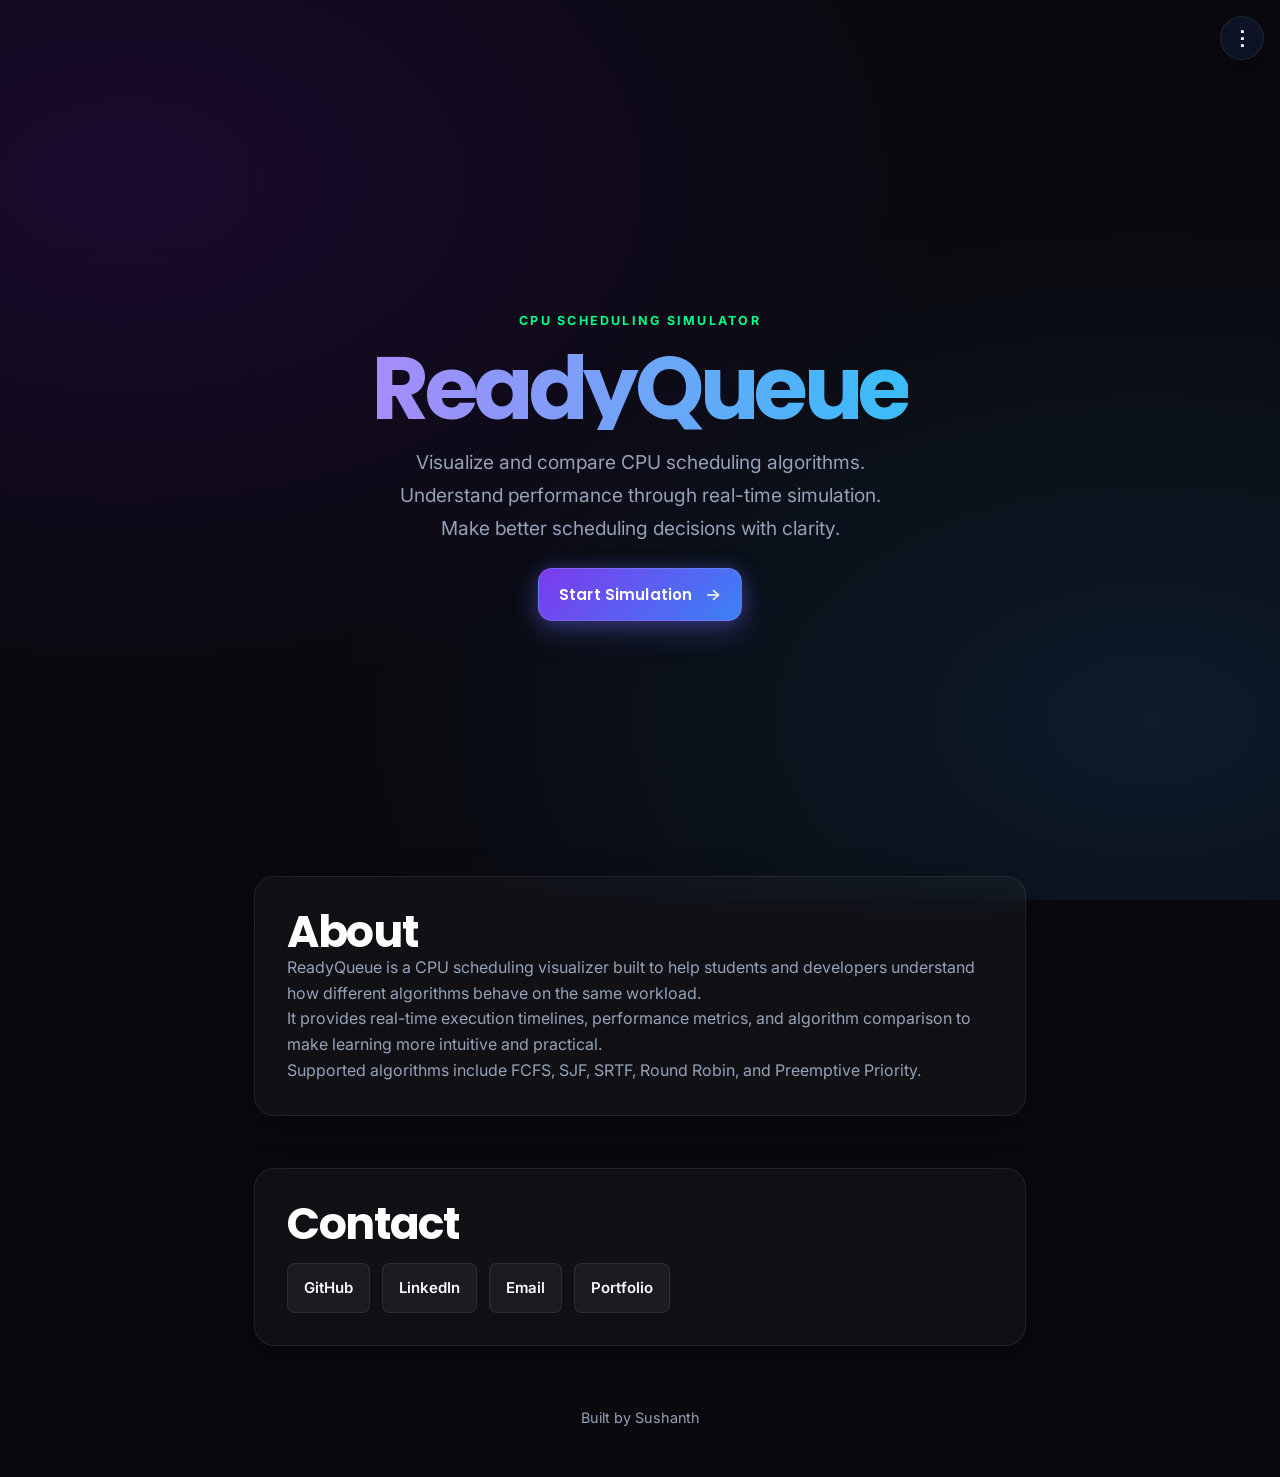
<file: frontend/index.html>
<!DOCTYPE html>
<html lang="en">

<head>
	<meta charset="UTF-8">
	<meta name="viewport" content="width=device-width, initial-scale=1.0">
	<title>ReadyQueue</title>
	<link rel="preconnect" href="https://fonts.googleapis.com">
	<link rel="preconnect" href="https://fonts.gstatic.com" crossorigin>
	<link href="https://fonts.googleapis.com/css2?family=Poppins:wght@400;600;700&family=Inter:wght@400;500&display=swap" rel="stylesheet">
	<link rel="stylesheet" href="style.css">
</head>

<body>
	<div class="section-nav" aria-label="Section navigation">
		<button id="sectionNavToggle" class="section-nav-toggle" type="button" aria-expanded="false"
			aria-controls="sectionNavMenu" aria-label="Open section menu">⋮</button>
		<div id="sectionNavMenu" class="section-nav-menu" hidden>
			<button type="button" class="section-nav-item" data-section-target="home">Home</button>
			<button type="button" class="section-nav-item" data-section-target="about">About</button>
			<button type="button" class="section-nav-item" data-section-target="contact">Contact</button>
		</div>
	</div>

	<main class="landing-shell">
		<section id="home" class="landing-hero reveal-section">
			<p class="section-kicker">CPU Scheduling Simulator</p>
			<h1>ReadyQueue</h1>
			<p class="landing-subtitle">Visualize and compare CPU scheduling algorithms.
				Understand performance through real-time simulation.
				Make better scheduling decisions with clarity.</p>
			<div class="landing-actions">
				<a class="btn-primary landing-start" href="simulator.html">
					<span class="landing-start-label">Start Simulation</span>
					<span class="landing-start-icon" aria-hidden="true">
						<svg width="18" height="18" viewBox="0 0 24 24" fill="none" stroke="currentColor"
							stroke-width="2" stroke-linecap="round" stroke-linejoin="round">
							<path d="M5 12h13"></path>
							<path d="M13 6l7 6-7 6"></path>
						</svg>
					</span>
				</a>
			</div>
		</section>

		<section id="about" class="page-section reveal-section">
			<div class="info-panel">
				<h2>About</h2>
				<p>ReadyQueue is a CPU scheduling visualizer built to help students and developers understand how different algorithms behave on the same workload.</p>
				<p>It provides real-time execution timelines, performance metrics, and algorithm comparison to make learning more intuitive and practical.</p>
				<p>Supported algorithms include FCFS, SJF, SRTF, Round Robin, and Preemptive Priority.</p>
			</div>
		</section>

		<section id="contact" class="page-section reveal-section">
			<div class="info-panel">
				<h2>Contact</h2>
				<div class="contact-links">
					<a href="https://github.com/sushxnth17" target="_blank" rel="noreferrer">GitHub</a>
					<a href="https://www.linkedin.com/in/sushanth17/" target="_blank" rel="noreferrer">LinkedIn</a>
					<a href="mailto:sushanth0951s@gmail.com">Email</a>
					<a href="https://sushanth17.vercel.app" target="_blank" rel="noreferrer">Portfolio</a>
				</div>
			</div>
		</section>
		<div class="footer-credit">Built by Sushanth</div>
	</main>
	<script src="landing.js"></script>
</body>

</html>
</file>
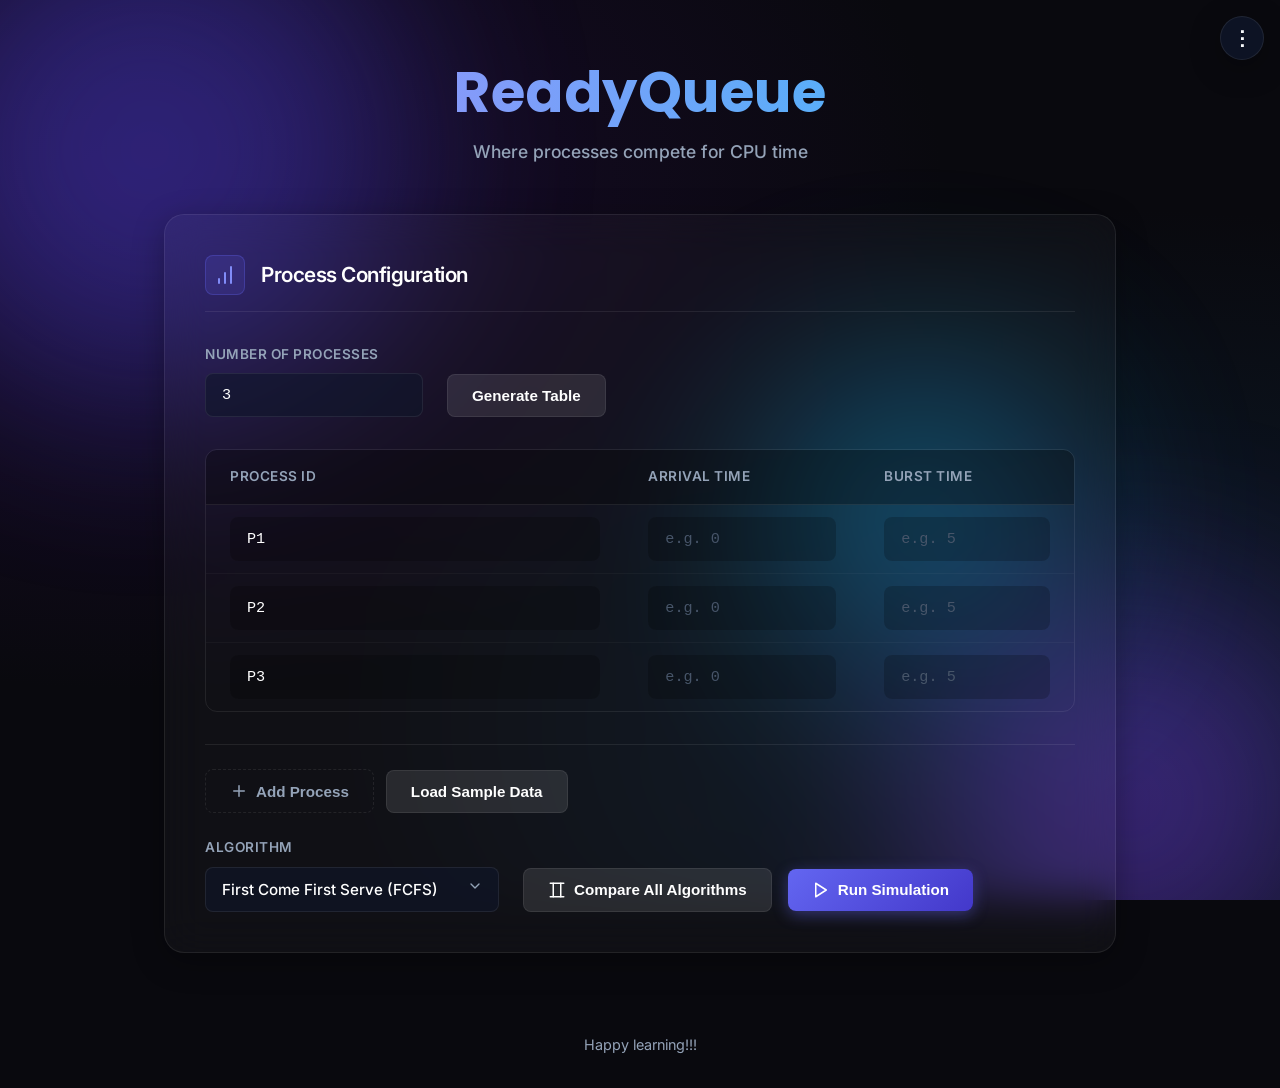
<file: frontend/simulator.html>
<!DOCTYPE html>
<html lang="en">

<head>
	<meta charset="UTF-8">
	<meta name="viewport" content="width=device-width, initial-scale=1.0">
	<title>ReadyQueue | CPU Scheduling Simulator</title>
	<link rel="preconnect" href="https://fonts.googleapis.com">
	<link rel="preconnect" href="https://fonts.gstatic.com" crossorigin>
	<link href="https://fonts.googleapis.com/css2?family=Poppins:wght@400;600;700&family=Inter:wght@400;500&display=swap" rel="stylesheet">
	<link rel="stylesheet" href="style.css">
</head>

<body>
	<div class="section-nav" aria-label="Section navigation">
		<button id="sectionNavToggle" class="section-nav-toggle" type="button" aria-expanded="false"
			aria-controls="sectionNavMenu" aria-label="Open section menu">⋮</button>
		<div id="sectionNavMenu" class="section-nav-menu" hidden>
			<button type="button" class="section-nav-item" data-section-href="index.html">Home</button>
			<button type="button" class="section-nav-item" data-section-href="index.html#about">About</button>
			<button type="button" class="section-nav-item" data-section-href="index.html#contact">Contact</button>
		</div>
	</div>

	<div class="background-effects">
		<div class="glow-orb orb-1"></div>
		<div class="glow-orb orb-2"></div>
		<div class="glow-orb orb-3"></div>
	</div>

	<div class="main-container">
		<header class="fade-in">
			<h1>ReadyQueue</h1>
			<p>Where processes compete for CPU time</p>
		</header>

		<main>
			<section aria-labelledby="process-input-heading" class="glass-card fade-in stagger-1">
				<div class="card-header">
					<div class="icon-box">
						<svg width="24" height="24" viewBox="0 0 24 24" fill="none" stroke="currentColor"
							stroke-width="2" stroke-linecap="round" stroke-linejoin="round">
							<path d="M12 20V10"></path>
							<path d="M18 20V4"></path>
							<path d="M6 20v-4"></path>
						</svg>
					</div>
					<h2 id="process-input-heading">Process Configuration</h2>
				</div>

				<div class="input-controls-top">
					<div class="input-group">
						<label for="processCount">Number of Processes</label>
						<div class="input-wrapper">
							<input id="processCount" type="number" name="processCount" value="3" min="1" step="1"
								aria-label="Number of Processes">
						</div>
					</div>
					<button id="generateTableBtn" class="btn-secondary" type="button">Generate Table</button>
				</div>

				<div class="table-container">
					<table id="processTable">
						<thead>
							<tr>
								<th scope="col">Process ID</th>
								<th scope="col">Arrival Time</th>
								<th scope="col">Burst Time</th>
								<th scope="col" class="priorityColumnHeader">Priority</th>
							</tr>
						</thead>
						<tbody>
							<tr>
								<td><input type="text" name="processId[]" aria-label="Process ID"></td>
								<td><input type="number" name="arrivalTime[]" min="0" max="1000" aria-label="Arrival Time" placeholder="e.g. 0"></td>
								<td><input type="number" name="burstTime[]" min="1" max="1000" aria-label="Burst Time" placeholder="e.g. 5"></td>
								<td class="priorityColumnCell"><input type="number" name="priority[]" aria-label="Priority" placeholder="e.g. 1"></td>
							</tr>
						</tbody>
					</table>
				</div>

				<div class="bottom-controls">
					<div class="left-actions">
						<button id="addProcessBtn" class="btn-outline" type="button">
							<svg width="18" height="18" viewBox="0 0 24 24" fill="none" stroke="currentColor"
								stroke-width="2" stroke-linecap="round" stroke-linejoin="round">
								<line x1="12" y1="5" x2="12" y2="19"></line>
								<line x1="5" y1="12" x2="19" y2="12"></line>
							</svg>
							Add Process
						</button>
						<button id="loadSampleBtn" class="btn-secondary" type="button">Load Sample Data</button>
					</div>

					<div class="algo-controls">
						<div class="input-group">
							<label for="algorithm">Algorithm</label>
							<div class="select-wrapper">
								<select id="algorithm" name="algorithm">
									<option value="FCFS">First Come First Serve (FCFS)</option>
									<option value="SJF">Shortest Job First (SJF)</option>
									<option value="SRTF">Shortest Remaining Time (SRTF)</option>
									<option value="Round Robin">Round Robin</option>
									<option value="Preemptive Priority">Preemptive Priority</option>
								</select>
								<div class="select-arrow">
									<svg width="16" height="16" viewBox="0 0 24 24" fill="none" stroke="currentColor"
										stroke-width="2" stroke-linecap="round" stroke-linejoin="round">
										<polyline points="6 9 12 15 18 9"></polyline>
									</svg>
								</div>
							</div>
						</div>

						<div id="timeQuantumGroup" class="input-group">
							<label for="timeQuantum">Time Quantum</label>
							<div class="input-wrapper">
								<input id="timeQuantum" type="number" name="timeQuantum" min="1" step="1" aria-label="Time Quantum">
							</div>
						</div>

						<div class="action-buttons">
							<button id="compareBtn" class="btn-secondary" type="button">
								<svg width="18" height="18" viewBox="0 0 24 24" fill="none" stroke="currentColor"
									stroke-width="2" stroke-linecap="round" stroke-linejoin="round">
									<path d="M3 3h18"></path>
									<path d="M3 21h18"></path>
									<path d="M7 3v18"></path>
									<path d="M17 3v18"></path>
								</svg>
								Compare All Algorithms
							</button>

							<button id="runBtn" class="btn-primary" type="button">
								<svg width="18" height="18" viewBox="0 0 24 24" fill="none" stroke="currentColor"
									stroke-width="2" stroke-linecap="round" stroke-linejoin="round">
									<polygon points="5 3 19 12 5 21 5 3"></polygon>
								</svg>
								Run Simulation
							</button>
						</div>
					</div>
				</div>
			</section>

			<section aria-labelledby="gantt-heading" id="ganttSection" class="glass-card fade-in stagger-2" style="display: none;">
				<div class="card-header">
					<div class="icon-box neon-green">
						<svg width="24" height="24" viewBox="0 0 24 24" fill="none" stroke="currentColor"
							stroke-width="2" stroke-linecap="round" stroke-linejoin="round">
							<polyline points="22 12 18 12 15 21 9 3 6 12 2 12"></polyline>
						</svg>
					</div>
					<h2 id="gantt-heading">Execution Timeline</h2>
				</div>
				<div id="ganttChart"></div>
			</section>

			<div id="resultsSection" class="results-section fade-in stagger-3" style="display: none;">
				<!-- Process rendered dynamically by JS -->
			</div>
		</main>
	</div>

	<footer>
		<p>Happy learning!!!</p>
	</footer>

	<script src="landing.js"></script>
	<script src="script.js"></script>
</body>

</html>
</file>
<file: frontend/style.css>
/* Premium Modern CPU Scheduling UI Styles */

:root {
	--bg-dark: #09090e;
	--bg-purple: #1a0b2e;
	--bg-blue: #0d1b2a;
	--text-main: #f8fafc;
	--text-muted: #94a3b8;
	--error: #fb7185;
	--error-border: rgba(251, 113, 133, 0.8);
	--error-bg: rgba(127, 29, 29, 0.28);
	--error-glow: rgba(251, 113, 133, 0.28);
	
	--primary: #6366f1;
	--primary-hover: #818cf8;
	--primary-glow: rgba(99, 102, 241, 0.4);
	
	--success: #00ff88;
	--success-glow: rgba(0, 255, 136, 0.4);
	
	--glass-bg: rgba(255, 255, 255, 0.03);
	--glass-border: rgba(255, 255, 255, 0.08);
	--glass-highlight: rgba(255, 255, 255, 0.12);
	
	--border-radius-lg: 20px;
	--border-radius-md: 12px;
	--border-radius-sm: 8px;
	
	--shadow-soft: 0 8px 32px 0 rgba(0, 0, 0, 0.3);
}

* {
	margin: 0;
	padding: 0;
	box-sizing: border-box;
}

body {
	background-color: var(--bg-dark);
	background-image: 
		radial-gradient(ellipse at 10% 20%, var(--bg-purple) 0%, transparent 50%),
		radial-gradient(ellipse at 90% 80%, var(--bg-blue) 0%, transparent 50%);
	background-attachment: fixed;
	color: var(--text-main);
	font-family: 'Inter', sans-serif;
	font-size: 15px;
	line-height: 1.6;
	min-height: 100vh;
	position: relative;
	overflow-x: hidden;
}

#cpu {
	display: block;
	position: relative;
}

.section-nav {
	position: fixed;
	top: 1rem;
	right: 1rem;
	z-index: 50;
	display: flex;
	flex-direction: column;
	align-items: flex-end;
	gap: 0.5rem;
	max-width: calc(100vw - 2rem);
}

.section-nav-toggle {
	width: 44px;
	height: 44px;
	padding: 0;
	border-radius: 999px;
	font-size: 1.25rem;
	line-height: 1;
	background: rgba(15, 23, 42, 0.82);
	border: 1px solid var(--glass-border);
	color: var(--text-main);
	backdrop-filter: blur(14px);
	-webkit-backdrop-filter: blur(14px);
	box-shadow: var(--shadow-soft);
}

.section-nav-toggle:hover {
	background: rgba(15, 23, 42, 0.94);
	border-color: rgba(255, 255, 255, 0.18);
}

.section-nav-menu {
	min-width: 190px;
	padding: 0.5rem;
	border-radius: 14px;
	background: rgba(8, 12, 22, 0.96);
	border: 1px solid var(--glass-border);
	box-shadow: var(--shadow-soft);
	backdrop-filter: blur(16px);
	-webkit-backdrop-filter: blur(16px);
	display: flex;
	flex-direction: column;
	gap: 0.25rem;
}

.section-nav-menu[hidden] {
	display: none;
}

.section-nav-item {
	width: 100%;
	justify-content: flex-start;
	padding: 0.8rem 0.95rem;
	border-radius: 10px;
	border: 0;
	background: transparent;
	color: var(--text-main);
	font-size: 0.95rem;
	font-weight: 600;
	text-align: left;
	box-shadow: none;
	min-height: 0;
	backdrop-filter: none;
	-webkit-backdrop-filter: none;
}

.section-nav-item:hover {
	background: rgba(255, 255, 255, 0.07);
	transform: none;
	box-shadow: none;
}

.page-section {
	width: 100%;
	max-width: 1000px;
	margin: 0 auto 1.75rem;
	padding: 0 1.5rem;
	scroll-margin-top: 1rem;
}

.landing-shell {
	min-height: 100vh;
	display: flex;
	flex-direction: column;
	justify-content: center;
	gap: 1.5rem;
	padding: 5rem 1.5rem 3rem;
	max-width: 1000px;
	margin: 0 auto;
	position: relative;
	z-index: 10;
}

.landing-hero {
	display: flex;
	flex-direction: column;
	align-items: center;
	justify-content: center;
	text-align: center;
	min-height: calc(100vh - 8rem);
	padding: 2rem 1rem;
	gap: 1rem;
}

.landing-hero h1 {
	font-family: 'Poppins', sans-serif;
	font-size: clamp(3rem, 10vw, 5.5rem);
	line-height: 0.95;
	letter-spacing: -0.05em;
	background: linear-gradient(90deg, #a78bfa, #38bdf8);
	background-clip: text;
	color: transparent;
	-webkit-background-clip: text;
	-webkit-text-fill-color: transparent;
}

.landing-subtitle {
	max-width: 38rem;
	white-space: pre-line;
	font-size: clamp(1rem, 2.8vw, 1.2rem);
	line-height: 1.7;
	color: var(--text-muted);
}

.landing-actions {
	display: flex;
	justify-content: center;
	margin-top: 0.5rem;
}

.landing-actions .landing-start {
	display: inline-flex;
	align-items: center;
	justify-content: center;
	gap: 0.7rem;
	padding: 0.85rem 1.25rem;
	text-decoration: none;
	border-radius: 14px;
	border: 1px solid rgba(167, 139, 250, 0.35);
	background: linear-gradient(135deg, #7c3aed 0%, #3b82f6 100%);
	font-family: 'Poppins', sans-serif;
	font-weight: 600;
	letter-spacing: 0.01em;
	box-shadow: 0 10px 28px rgba(99, 102, 241, 0.32), 0 0 18px rgba(99, 102, 241, 0.26);
	position: relative;
	overflow: hidden;
	transition: all 0.3s ease;
}

.landing-actions .landing-start::after {
	content: '';
	position: absolute;
	inset: 0;
	background: linear-gradient(120deg, transparent 0%, rgba(255, 255, 255, 0.18) 48%, transparent 100%);
	transform: translateX(-120%);
	transition: transform 0.45s ease, opacity 0.3s ease;
	pointer-events: none;
	opacity: 0.8;
}

.landing-actions .landing-start:hover::after {
	transform: translateX(120%);
}

.landing-actions .landing-start:hover {
	transform: scale(1.05);
	box-shadow: 0 14px 34px rgba(99, 102, 241, 0.42), 0 0 24px rgba(99, 102, 241, 0.4);
}

.landing-actions .landing-start:active {
	transform: scale(0.97);
	box-shadow: 0 8px 20px rgba(99, 102, 241, 0.28), 0 0 14px rgba(99, 102, 241, 0.24);
}

.landing-actions .landing-start-icon {
	display: inline-flex;
	align-items: center;
	justify-content: center;
	width: 1.1rem;
	height: 1.1rem;
	transition: transform 0.3s ease;
}

.landing-actions .landing-start-label {
	position: relative;
	z-index: 1;
}

.landing-actions .landing-start-icon svg {
	position: relative;
	z-index: 1;
}

.landing-actions .landing-start:hover .landing-start-icon {
	transform: translateX(4px);
}

.landing-shell .page-section {
	max-width: 820px;
}

.reveal-section {
	opacity: 0;
	transform: translateY(20px);
	transition: opacity 0.5s ease, transform 0.5s ease;
}

.reveal-section.is-visible {
	opacity: 1;
	transform: translateY(0);
}

.home-panel,
.info-panel {
	background: var(--glass-bg);
	border: 1px solid var(--glass-border);
	border-radius: var(--border-radius-lg);
	padding: clamp(1.25rem, 3vw, 2rem);
	box-shadow: var(--shadow-soft);
	backdrop-filter: blur(20px);
	-webkit-backdrop-filter: blur(20px);
}

.home-panel {
	display: flex;
	flex-direction: column;
	align-items: flex-start;
	gap: 0.8rem;
}

.home-panel h2,
.info-panel h2 {
	font-family: 'Poppins', sans-serif;
	font-size: clamp(1.8rem, 5vw, 2.75rem);
	line-height: 1.05;
	letter-spacing: -0.03em;
	color: #fff;
}

.home-panel p,
.info-panel p {
	color: var(--text-muted);
	font-size: 1rem;
}

.section-kicker {
	font-size: 0.78rem;
	font-weight: 700;
	text-transform: uppercase;
	letter-spacing: 0.18em;
	color: var(--success);
}

.home-panel .btn-primary {
	margin-top: 0.35rem;
}

.contact-links {
	display: flex;
	flex-wrap: wrap;
	gap: 0.75rem;
	margin-top: 1rem;
}

.contact-links a {
	display: inline-flex;
	align-items: center;
	justify-content: center;
	padding: 0.75rem 1rem;
	border-radius: var(--border-radius-sm);
	border: 1px solid var(--glass-border);
	background: rgba(255, 255, 255, 0.05);
	color: var(--text-main);
	text-decoration: none;
	font-weight: 600;
	transition: background 0.2s ease, border-color 0.2s ease, transform 0.2s ease;
}

.contact-links a:hover {
	background: rgba(255, 255, 255, 0.09);
	border-color: rgba(255, 255, 255, 0.2);
	transform: translateY(-1px);
}

.contact-links a:focus-visible,
.section-nav-toggle:focus-visible,
.section-nav-item:focus-visible,
.home-panel .btn-primary:focus-visible {
	outline: 2px solid var(--primary-hover);
	outline-offset: 2px;
}

/* Background Effects */
.background-effects {
	position: fixed;
	top: 0; left: 0; right: 0; bottom: 0;
	z-index: -1;
	pointer-events: none;
	overflow: hidden;
}

.glow-orb {
	position: absolute;
	border-radius: 50%;
	filter: blur(100px);
	opacity: 0.4;
	animation: float 20s infinite alternate ease-in-out;
}

.orb-1 {
	width: 500px; height: 500px;
	background: #4f46e5;
	top: -100px; left: -100px;
}
.orb-2 {
	width: 400px; height: 400px;
	background: #7c3aed;
	bottom: -100px; right: -50px;
	animation-delay: -5s;
}
.orb-3 {
	width: 300px; height: 300px;
	background: #0ea5e9;
	top: 40%; left: 60%;
	animation-duration: 25s;
}

@keyframes float {
	0% { transform: translate(0, 0); }
	100% { transform: translate(50px, 50px); }
}

.main-container {
	max-width: 1000px;
	margin: 0 auto;
	padding: 3rem 1.5rem;
	position: relative;
	z-index: 10;
}

/* Typography & Headers */
header {
	text-align: center;
	margin-bottom: 3rem;
}

header h1 {
	font-family: 'Poppins', sans-serif;
	font-size: 3.5rem;
	font-weight: 700;
	letter-spacing: 0.5px;

	background: linear-gradient(90deg, #a78bfa, #38bdf8);

	/* Standard */
	background-clip: text;
	color: transparent;

	/* For Chrome/Safari */
	-webkit-background-clip: text;
	-webkit-text-fill-color: transparent;
}
header p {
	font-size: 1.1rem;
	color: var(--text-muted);
	font-weight: 500;
}

.icon-box {
	display: inline-flex;
	align-items: center;
	justify-content: center;
	width: 40px; height: 40px;
	border-radius: var(--border-radius-sm);
	background: rgba(99, 102, 241, 0.15);
	color: var(--primary-hover);
	border: 1px solid rgba(99, 102, 241, 0.3);
}
.icon-box.neon-green {
	background: rgba(0, 255, 136, 0.1);
	color: var(--success);
	border-color: rgba(0, 255, 136, 0.3);
}

.card-header {
	display: flex;
	align-items: center;
	gap: 1rem;
	margin-bottom: 2rem;
	border-bottom: 1px solid var(--glass-border);
	padding-bottom: 1rem;
}

.card-header h2 {
	font-size: 1.3rem;
	font-weight: 600;
	color: #fff;
	letter-spacing: -0.5px;
}

/* Glass Cards */
.glass-card {
	background: var(--glass-bg);
	backdrop-filter: blur(20px);
	-webkit-backdrop-filter: blur(20px);
	border: 1px solid var(--glass-border);
	border-radius: var(--border-radius-lg);
	padding: 2.5rem;
	margin-bottom: 2rem;
	box-shadow: var(--shadow-soft);
	transition: transform 0.3s ease, box-shadow 0.3s ease;
}

.glass-card:hover {
	box-shadow: 0 12px 40px 0 rgba(0,0,0,0.4);
	border-color: var(--glass-highlight);
}

/* Inputs & Form Elements */
.input-group {
	display: flex;
	flex-direction: column;
	gap: 0.5rem;
}
.input-group label {
	font-size: 0.85rem;
	font-weight: 600;
	color: var(--text-muted);
	text-transform: uppercase;
	letter-spacing: 0.5px;
}
.input-group.inline {
	flex-direction: row;
	align-items: center;
	gap: 1rem;
}

input[type="text"],
input[type="number"] {
	width: 100%;
	padding: 0.75rem 1rem;
	background: rgba(15, 23, 42, 0.6);
	border: 1px solid var(--glass-border);
	color: #fff;
	border-radius: var(--border-radius-sm);
	font-size: 0.95rem;
	font-family: 'JetBrains Mono', monospace;
	transition: all 0.2s ease;
	outline: none;
}

input[type="text"]:focus,
input[type="number"]:focus {
	border-color: var(--primary);
	background: rgba(15, 23, 42, 0.8);
	box-shadow: 0 0 0 3px var(--primary-glow);
}

input.input-invalid {
	border-color: var(--error-border) !important;
	background: var(--error-bg);
	box-shadow: 0 0 0 2px var(--error-glow);
}

input.input-invalid:focus {
	border-color: var(--error-border) !important;
	box-shadow: 0 0 0 3px var(--error-glow);
}

input::placeholder { color: #475569; }

/* Hide Number Input Spinners */
input[type="number"]::-webkit-outer-spin-button,
input[type="number"]::-webkit-inner-spin-button {
	-webkit-appearance: none;
	margin: 0;
}
input[type="number"] { -moz-appearance: textfield; appearance: textfield; }

/* Custom Select */
.select-wrapper {
	position: relative;
	min-width: 280px;
}
select {
	width: 100%;
	padding: 0.75rem 1rem;
	padding-right: 2.5rem;
	background: rgba(15, 23, 42, 0.6);
	border: 1px solid var(--glass-border);
	color: #fff;
	border-radius: var(--border-radius-sm);
	font-size: 0.95rem;
	font-family: inherit;
	font-weight: 500;
	cursor: pointer;
	outline: none;
	appearance: none;
	transition: all 0.2s ease;
}
select:focus {
	border-color: var(--primary);
	box-shadow: 0 0 0 3px var(--primary-glow);
}
select option {
	background-color: #1e293b;
	color: #fff;
}
.select-arrow {
	position: absolute;
	right: 1rem;
	top: 50%;
	transform: translateY(-50%);
	pointer-events: none;
	color: var(--text-muted);
}

/* Layout Controls */
.input-controls-top {
	display: flex;
	align-items: flex-end;
	gap: 1.5rem;
	margin-bottom: 2rem;
}
.bottom-controls {
	display: flex;
	justify-content: space-between;
	align-items: center;
	margin-top: 2rem;
	padding-top: 1.5rem;
	border-top: 1px solid var(--glass-border);
	flex-wrap: wrap;
	gap: 1.5rem;
}
.left-actions {
	display: flex;
	align-items: center;
	gap: 0.75rem;
	flex-wrap: wrap;
}
.algo-controls {
	display: flex;
	align-items: flex-end;
	gap: 1.5rem;
	flex-wrap: wrap;
}
.action-buttons {
	display: flex;
	align-items: center;
	gap: 1rem;
	flex-wrap: wrap;
}
#timeQuantumGroup {
	display: none; /* Controlled by JS */
}

/* Buttons */
button {
	display: inline-flex;
	align-items: center;
	justify-content: center;
	gap: 0.5rem;
	padding: 0.75rem 1.5rem;
	border-radius: var(--border-radius-sm);
	font-size: 0.95rem;
	font-weight: 600;
	cursor: pointer;
	transition: all 0.3s cubic-bezier(0.4, 0, 0.2, 1);
	border: none;
}
.btn-primary {
	background: linear-gradient(135deg, var(--primary), #4338ca);
	color: white;
	box-shadow: 0 4px 15px var(--primary-glow);
}
.btn-primary:hover {
	transform: translateY(-2px);
	box-shadow: 0 6px 20px rgba(99, 102, 241, 0.6);
	background: linear-gradient(135deg, #7073f3, #4f46e5);
}
.btn-primary:active { transform: translateY(1px); }

.btn-primary.is-loading {
	opacity: 0.92;
	cursor: wait;
	pointer-events: none;
}

.btn-primary .btn-spinner {
	display: none;
	width: 0.9rem;
	height: 0.9rem;
	border-radius: 50%;
	border: 2px solid rgba(255, 255, 255, 0.35);
	border-top-color: rgba(255, 255, 255, 0.95);
	animation: button-spin 1.15s linear infinite;
	margin-right: 0.1rem;
}

.btn-primary.is-loading .btn-spinner {
	display: inline-block;
}

.btn-primary.is-loading svg {
	display: none;
}

@keyframes button-spin {
	from { transform: rotate(0deg); }
	to { transform: rotate(360deg); }
}

.btn-secondary {
	background: rgba(255, 255, 255, 0.1);
	color: #fff;
	border: 1px solid var(--glass-border);
}
.btn-secondary:hover {
	background: rgba(255, 255, 255, 0.15);
	border-color: rgba(255, 255, 255, 0.3);
}

.btn-outline {
	background: transparent;
	color: var(--text-muted);
	border: 1px dashed var(--glass-border);
}
.btn-outline:hover {
	color: #fff;
	border-color: var(--text-muted);
	background: rgba(255, 255, 255, 0.05);
}

/* Table Design */
.table-container {
	border-radius: var(--border-radius-md);
	border: 1px solid var(--glass-border);
	overflow: hidden;
}
table {
	width: 100%;
	border-collapse: collapse;
}
thead {
	background: rgba(0, 0, 0, 0.3);
}
th {
	padding: 1rem 1.5rem;
	text-align: left;
	font-weight: 600;
	font-size: 0.85rem;
	text-transform: uppercase;
	letter-spacing: 0.5px;
	color: var(--text-muted);
	border-bottom: 1px solid var(--glass-border);
}
td {
	padding: 0.75rem 1.5rem;
	border-bottom: 1px solid rgba(255, 255, 255, 0.03);
}
tbody tr:last-child td { border-bottom: none; }
tbody tr { transition: background 0.2s ease; }
tbody tr:hover { background: rgba(255, 255, 255, 0.02); }

/* Remove extra margins on inputs inside table */
td input[type="text"], td input[type="number"] {
	background: rgba(0,0,0,0.2);
	border-color: transparent;
}
td input[type="text"]:focus, td input[type="number"]:focus {
	background: rgba(15, 23, 42, 0.8);
	border-color: var(--primary);
}

.field-error {
	display: block;
	margin-top: 0.35rem;
	font-size: 0.72rem;
	line-height: 1.3;
	font-weight: 600;
	letter-spacing: 0.01em;
	color: #fda4af;
}

.validation-banner {
	display: none;
	margin-top: 1rem;
	padding: 0.7rem 0.95rem;
	border-radius: var(--border-radius-sm);
	border: 1px solid rgba(251, 113, 133, 0.45);
	background: rgba(127, 29, 29, 0.26);
	color: #fecdd3;
	font-size: 0.83rem;
	font-weight: 600;
	letter-spacing: 0.01em;
}

.validation-banner.visible {
	display: block;
}

/* Gantt Chart */
#ganttChart {
	margin-top: 1rem;
	overflow-x: auto;
	padding-bottom: 1rem;
}
.ganttTimeline {
	display: flex;
	flex-direction: column;
	gap: 2rem;
	position: relative;
}
.ganttBlocksContainer {
	position: relative;
	display: flex;
	height: 80px;
	background: rgba(0, 0, 0, 0.2);
	border-radius: var(--border-radius-sm);
	border: 1px solid var(--glass-border);
	box-shadow: inset 0 2px 10px rgba(0,0,0,0.5);
	align-items: center;
	overflow: visible;
}

/* Time Cursor - Neon Green Glow */
.timeCursor {
	position: absolute;
	top: -5px;
	left: 0;
	width: 2px;
	height: calc(100% + 10px);
	background-color: var(--success);
	box-shadow: 0 0 10px var(--success-glow), 0 0 20px var(--success-glow);
	z-index: 20;
	pointer-events: none;
}
.timeCursor::before {
	content: attr(data-time);
	position: absolute;
	top: -30px;
	left: -15px;
	background-color: var(--success);
	color: #000;
	padding: 4px 8px;
	border-radius: 4px;
	font-size: 0.75rem;
	font-family: 'JetBrains Mono', monospace;
	font-weight: 800;
}
.timeCursor::after {
	content: '';
	position: absolute;
	top: 0;
	left: -4px;
	width: 10px;
	height: 10px;
	background-color: var(--success);
	border-radius: 50%;
	box-shadow: 0 0 10px var(--success-glow);
}

/* Gantt Blocks */
.ganttBlock {
	display: flex;
	align-items: center;
	justify-content: center;
	color: #fff;
	font-family: 'JetBrains Mono', monospace;
	font-weight: 800;
	font-size: 1rem;
	transition: filter 0.3s, transform 0.2s cubic-bezier(0.4, 0, 0.2, 1);
	cursor: pointer;
	border-right: 1px solid rgba(0, 0, 0, 0.5);
	flex-shrink: 0;
	text-shadow: 0 1px 3px rgba(0, 0, 0, 0.5);
	position: relative;
	min-height: 100%;
	z-index: 1;
}
.ganttBlock:last-child { border-right: none; }
.ganttBlock:hover {
	filter: brightness(1.2);
	transform: scaleY(1.1);
	z-index: 10;
	border-radius: 4px;
	box-shadow: 0 0 15px rgba(255,255,255,0.2);
}
.ganttBlock.active {
	filter: brightness(1.3);
	box-shadow: inset 0 0 0 2px rgba(255,255,255,0.5), 0 0 15px rgba(255,255,255,0.2);
	z-index: 5;
}

/* Vivid Gradients for Blocks */
.ganttBlock.color-0 { background: linear-gradient(135deg, #4f46e5, #3730a3); }
.ganttBlock.color-1 { background: linear-gradient(135deg, #ec4899, #be185d); }
.ganttBlock.color-2 { background: linear-gradient(135deg, #10b981, #047857); }
.ganttBlock.color-3 { background: linear-gradient(135deg, #f59e0b, #b45309); }
.ganttBlock.color-4 { background: linear-gradient(135deg, #3b82f6, #1d4ed8); }
.ganttBlock.color-5 { background: linear-gradient(135deg, #8b5cf6, #6d28d9); }
.ganttBlock.color-6 { background: linear-gradient(135deg, #14b8a6, #0f766e); }
.ganttBlock.color-7 { background: linear-gradient(135deg, #ef4444, #b91c1c); }

/* Time Scale */
.ganttTimeScale {
	position: relative;
	display: flex;
	height: 30px;
	border-top: 1px dashed var(--glass-border);
	padding-top: 0.5rem;
}
.ganttTimeMarker {
	position: absolute;
	font-family: 'JetBrains Mono', monospace;
	font-size: 0.8rem;
	color: var(--text-muted);
	transform: translateX(-50%);
	transition: color 0.2s ease, opacity 0.2s ease;
}
.ganttTimeMarker.active {
	color: var(--success);
	font-weight: 700;
	text-shadow: 0 0 8px var(--success-glow);
}

/* Results Section Updates */
.results-section h2 { margin-top: 0; margin-bottom: 1.5rem; font-size: 1.3rem;}
.resultsTable { width: 100%; margin-bottom: 2rem; border-radius: var(--border-radius-md); overflow: hidden; border: 1px solid var(--glass-border); background: rgba(0,0,0,0.2); }
.resultsTable th, .resultsTable td { text-align: center; }
.comparison-card {
	background: linear-gradient(180deg, rgba(255, 255, 255, 0.04), rgba(255, 255, 255, 0.02));
	border: 1px solid rgba(255, 255, 255, 0.1);
	border-radius: var(--border-radius-lg);
	padding: 1.5rem;
	box-shadow: var(--shadow-soft);
	animation: fadeInUp 0.6s cubic-bezier(0.16, 1, 0.3, 1) both;
}
.comparison-card__summary {
	display: flex;
	flex-wrap: wrap;
	justify-content: space-between;
	gap: 1rem;
	margin-bottom: 1.25rem;
	padding: 1rem 1.25rem;
	border-radius: var(--border-radius-md);
	background: rgba(99, 102, 241, 0.12);
	border: 1px solid rgba(99, 102, 241, 0.22);
}
.comparison-card__summary strong {
	color: #fff;
	font-weight: 700;
}
.table-wrapper {
	width: 100%;
	overflow-x: auto;
	overflow-y: hidden;
	-webkit-overflow-scrolling: touch;
}
.comparisonTable {
	width: 100%;
	min-width: 600px;
	border-collapse: collapse;
	overflow: hidden;
	border-radius: var(--border-radius-md);
	border: 1px solid var(--glass-border);
	background: rgba(0, 0, 0, 0.22);
}
.comparisonTable th,
.comparisonTable td {
	text-align: center;
	padding: 1rem 1.1rem;
	white-space: nowrap;
}
.comparisonTable tbody tr {
	transition: transform 0.2s ease, background 0.2s ease;
}
.comparisonTable tbody tr.best-row {
	background: linear-gradient(90deg, rgba(0, 255, 136, 0.16), rgba(99, 102, 241, 0.16));
	box-shadow: inset 0 0 0 1px rgba(0, 255, 136, 0.22);
}
.comparisonTable tbody tr.best-row td {
	font-weight: 700;
}
.best-badge {
	display: inline-flex;
	align-items: center;
	justify-content: center;
	padding: 0.35rem 0.75rem;
	border-radius: 999px;
	background: rgba(0, 255, 136, 0.16);
	color: var(--success);
	border: 1px solid rgba(0, 255, 136, 0.28);
	font-size: 0.8rem;
	font-weight: 700;
	text-transform: uppercase;
	letter-spacing: 0.08em;
}

/* Averages Cards */
.resultsAverages {
	display: grid;
	grid-template-columns: repeat(auto-fit, minmax(280px, 1fr));
	gap: 1.5rem;
}
.averageCard {
	position: relative;
	padding: 1.5rem;
	border-radius: var(--border-radius-md);
	background: linear-gradient(135deg, rgba(99, 102, 241, 0.1), rgba(139, 92, 246, 0.1));
	border: 1px solid rgba(139, 92, 246, 0.2);
	overflow: hidden;
}
.averageCard::before {
	content: ''; position: absolute; top: 0; left: 0; width: 100%; height: 2px;
	background: linear-gradient(90deg, transparent, var(--primary), transparent);
}
.averageLabel {
	display: block;
	font-size: 0.85rem;
	font-weight: 600;
	color: var(--text-muted);
	text-transform: uppercase;
	letter-spacing: 0.5px;
	margin-bottom: 0.5rem;
}
.averageValue {
	display: block;
	font-size: 2.5rem;
	font-weight: 800;
	font-family: 'JetBrains Mono', monospace;
	color: #fff;
	text-shadow: 0 0 20px rgba(255,255,255,0.3);
}

/* Animations */
@keyframes fadeInUp {
	from { opacity: 0; transform: translateY(20px); }
	to { opacity: 1; transform: translateY(0); }
}

.fade-in {
	opacity: 0;
	animation: fadeInUp 0.6s cubic-bezier(0.16, 1, 0.3, 1) forwards;
}

.stagger-1 { animation-delay: 0.1s; }
.stagger-2 { animation-delay: 0.2s; }
.stagger-3 { animation-delay: 0.3s; }

/* Footer */
footer {
	text-align: center;
	padding-bottom: 2rem;
	color: var(--text-muted);
	font-size: 0.9rem;
}

.footer-credit {
	width: 100%;
	text-align: center;
	color: var(--text-muted);
	font-size: 0.9rem;
	padding-top: 0.5rem;
}

/* Responsive */
@media (max-width: 768px) {
	body {
		background-attachment: scroll;
	}

	.section-nav {
		top: 0.75rem;
		right: 0.75rem;
		max-width: calc(100vw - 1.5rem);
	}

	.page-section {
		padding: 0 0.75rem;
		margin-bottom: 1rem;
	}

	.landing-shell {
		padding: 4.5rem 0.75rem 2rem;
		gap: 1rem;
	}

	.landing-hero {
		min-height: calc(100vh - 6rem);
		padding: 1.5rem 0.5rem;
	}

	.landing-subtitle {
		max-width: 100%;
	}

	.landing-actions {
		width: 100%;
	}

	.landing-actions .landing-start {
		width: 100%;
		padding: 0.85rem 1rem;
	}

	.home-panel,
	.info-panel {
		padding: 1rem;
		border-radius: 16px;
	}

	.home-panel h2,
	.info-panel h2 {
		font-size: clamp(1.5rem, 7vw, 2.25rem);
	}

	.contact-links {
		flex-direction: column;
	}

	.contact-links a {
		width: 100%;
	}

	.main-container {
		padding: 1rem 0.75rem 1.5rem;
	}

	header {
		margin-bottom: 1.5rem;
	}

	header h1 {
		font-size: clamp(2rem, 9vw, 3rem);
		line-height: 1.05;
	}

	header p {
		font-size: clamp(0.9rem, 3.8vw, 1.05rem);
	}

	.card-header {
		align-items: flex-start;
		gap: 0.75rem;
		margin-bottom: 1.25rem;
	}

	.card-header h2,
	.results-section h2 {
		font-size: clamp(1.05rem, 4.2vw, 1.3rem);
	}

	.glass-card {
		padding: 1.1rem;
		margin-bottom: 1rem;
		border-radius: 16px;
	}

	.input-controls-top,
	.bottom-controls,
	.algo-controls,
	.action-buttons,
	.left-actions,
	.input-group.inline {
		flex-direction: column;
		align-items: stretch;
	}

	.input-controls-top,
	.bottom-controls,
	.algo-controls,
	.action-buttons,
	.left-actions {
		gap: 0.85rem;
	}

	.input-group,
	.select-wrapper,
	.input-wrapper,
	button,
	input[type="text"],
	input[type="number"],
	select {
		width: 100%;
		max-width: 100%;
	}

	.select-wrapper {
		min-width: 0;
	}

	button {
		min-height: 48px;
	}

	.input-group label {
		font-size: 0.78rem;
	}

	.table-container,
	.resultsTable,
	.comparisonTable,
	#ganttChart {
		width: 100%;
		max-width: 100%;
	}

	.table-container,
	#ganttChart {
		overflow-x: auto;
		-webkit-overflow-scrolling: touch;
	}

	.table-container {
		overflow-y: hidden;
	}

	table,
	.resultsTable,
	.comparisonTable {
		min-width: 640px;
	}

	.comparisonTable {
		min-width: 600px;
	}

	th,
	td {
		padding: 0.7rem 0.55rem;
		font-size: 0.78rem;
	}

	#ganttChart {
		padding-bottom: 0.5rem;
	}

	.ganttTimeline {
		gap: 1.25rem;
	}

	.ganttBlocksContainer {
		height: 68px;
		min-width: max-content;
	}

	.ganttBlock {
		font-size: 0.85rem;
	}

	.ganttTimeScale {
		min-width: max-content;
	}

	.comparison-card {
		padding: 1rem;
	}

	.comparison-card__summary {
		flex-direction: column;
		align-items: stretch;
		padding: 0.9rem 1rem;
	}

	.resultsAverages {
		grid-template-columns: 1fr;
		gap: 1rem;
	}

	.averageCard {
		padding: 1.1rem;
	}

	.averageValue {
		font-size: clamp(1.9rem, 10vw, 2.5rem);
	}

	footer {
		padding-bottom: 1.25rem;
		font-size: 0.85rem;
	}
}

@media (max-width: 600px) {
	#processTable {
		width: 100%;
		min-width: 0;
		table-layout: fixed;
	}

	#processTable th,
	#processTable td {
		padding: 0.65rem 0.45rem;
	}

	#processTable th:first-child,
	#processTable td:first-child {
		width: 70px;
		max-width: 70px;
		white-space: nowrap;
		text-align: center;
	}

	#processTable td:first-child input[name="processId[]"] {
		max-width: 52px;
		margin: 0 auto;
		padding: 0.5rem 0.35rem;
		text-align: center;
		font-weight: 600;
		letter-spacing: 0.01em;
		background: transparent;
		border-color: transparent;
	}

	#processTable th:nth-child(2),
	#processTable td:nth-child(2),
	#processTable th:nth-child(3),
	#processTable td:nth-child(3) {
		width: 36%;
	}

	#processTable th:nth-child(4),
	#processTable td:nth-child(4) {
		width: 28%;
	}

	#processTable td input[type="number"],
	#processTable td input[type="text"] {
		width: 100%;
		min-width: 0;
	}

	.results-section {
		overflow-x: hidden;
	}

	.resultsTable {
		min-width: 600px;
	}

	.resultsTable th:first-child,
	.resultsTable td:first-child {
		width: 72px;
		max-width: 72px;
		white-space: nowrap;
	}

	.resultsTable th,
	.resultsTable td {
		white-space: nowrap;
	}
}
</file>
